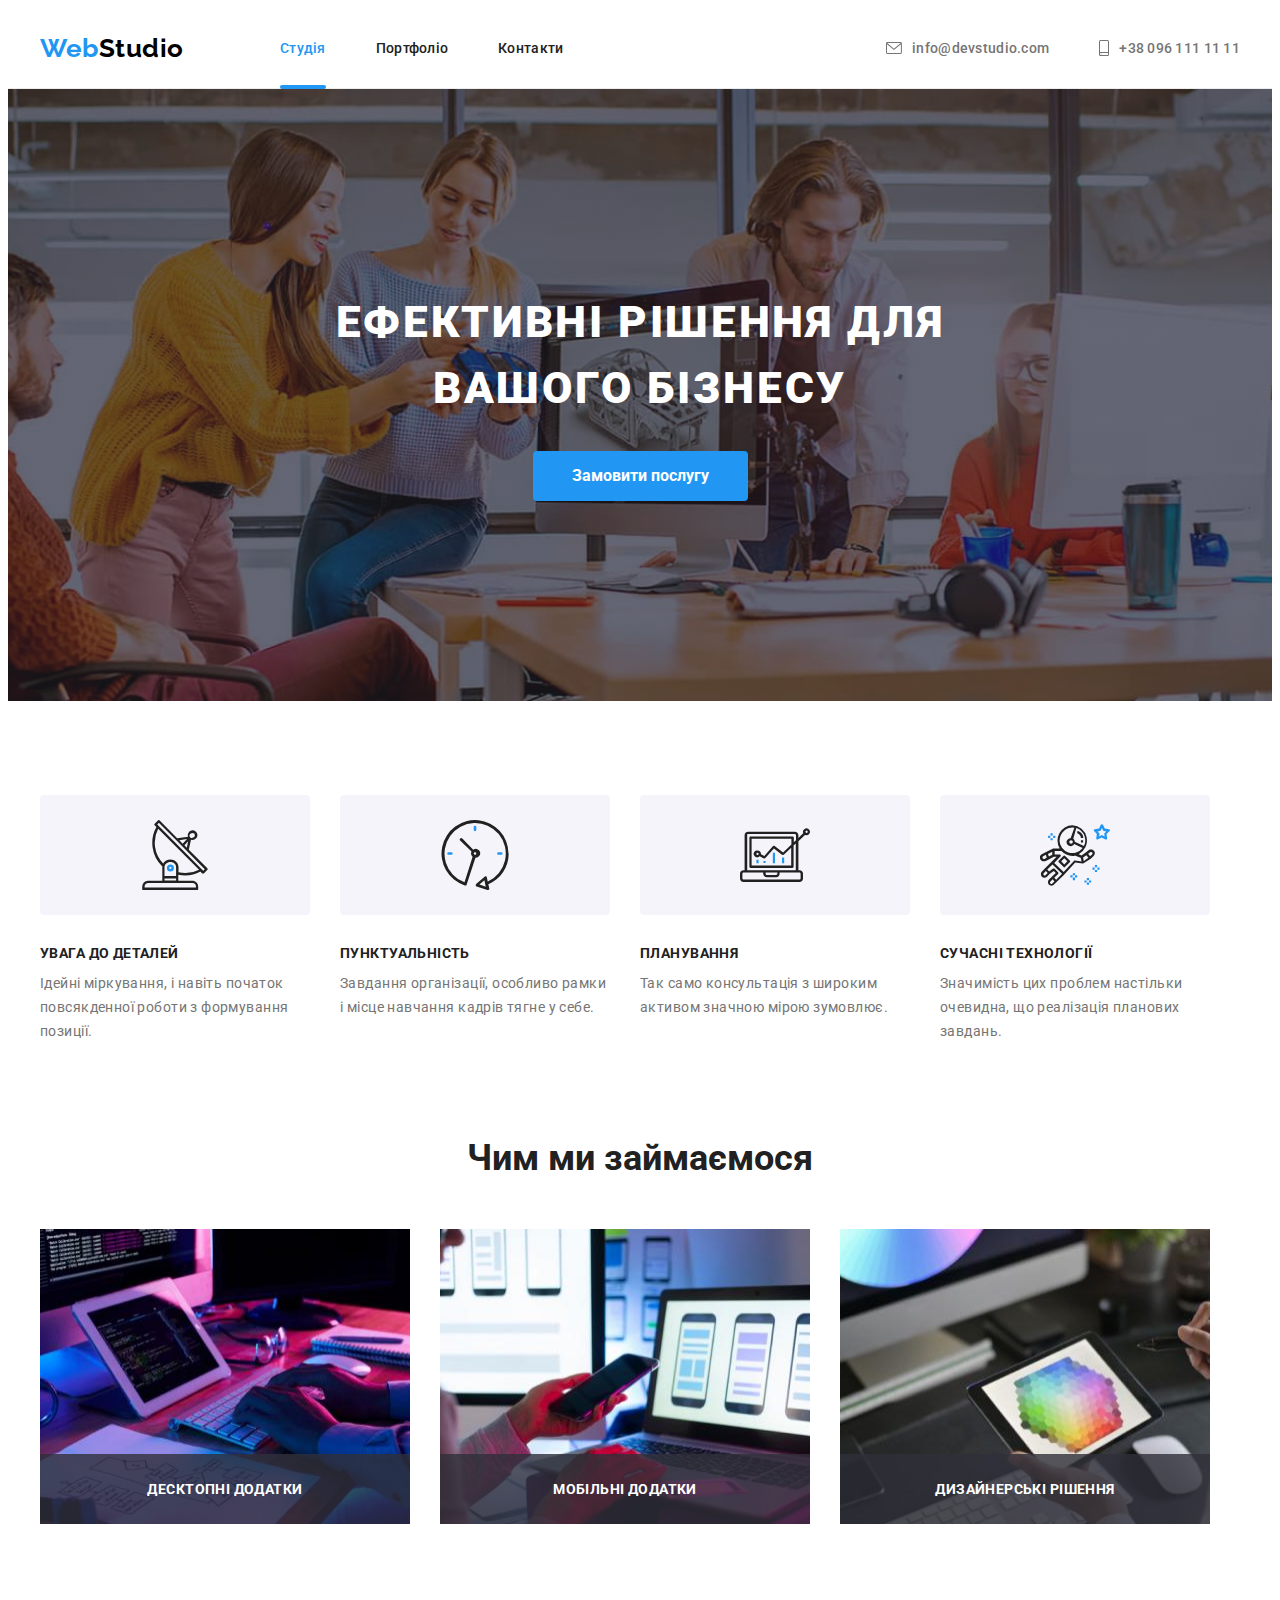
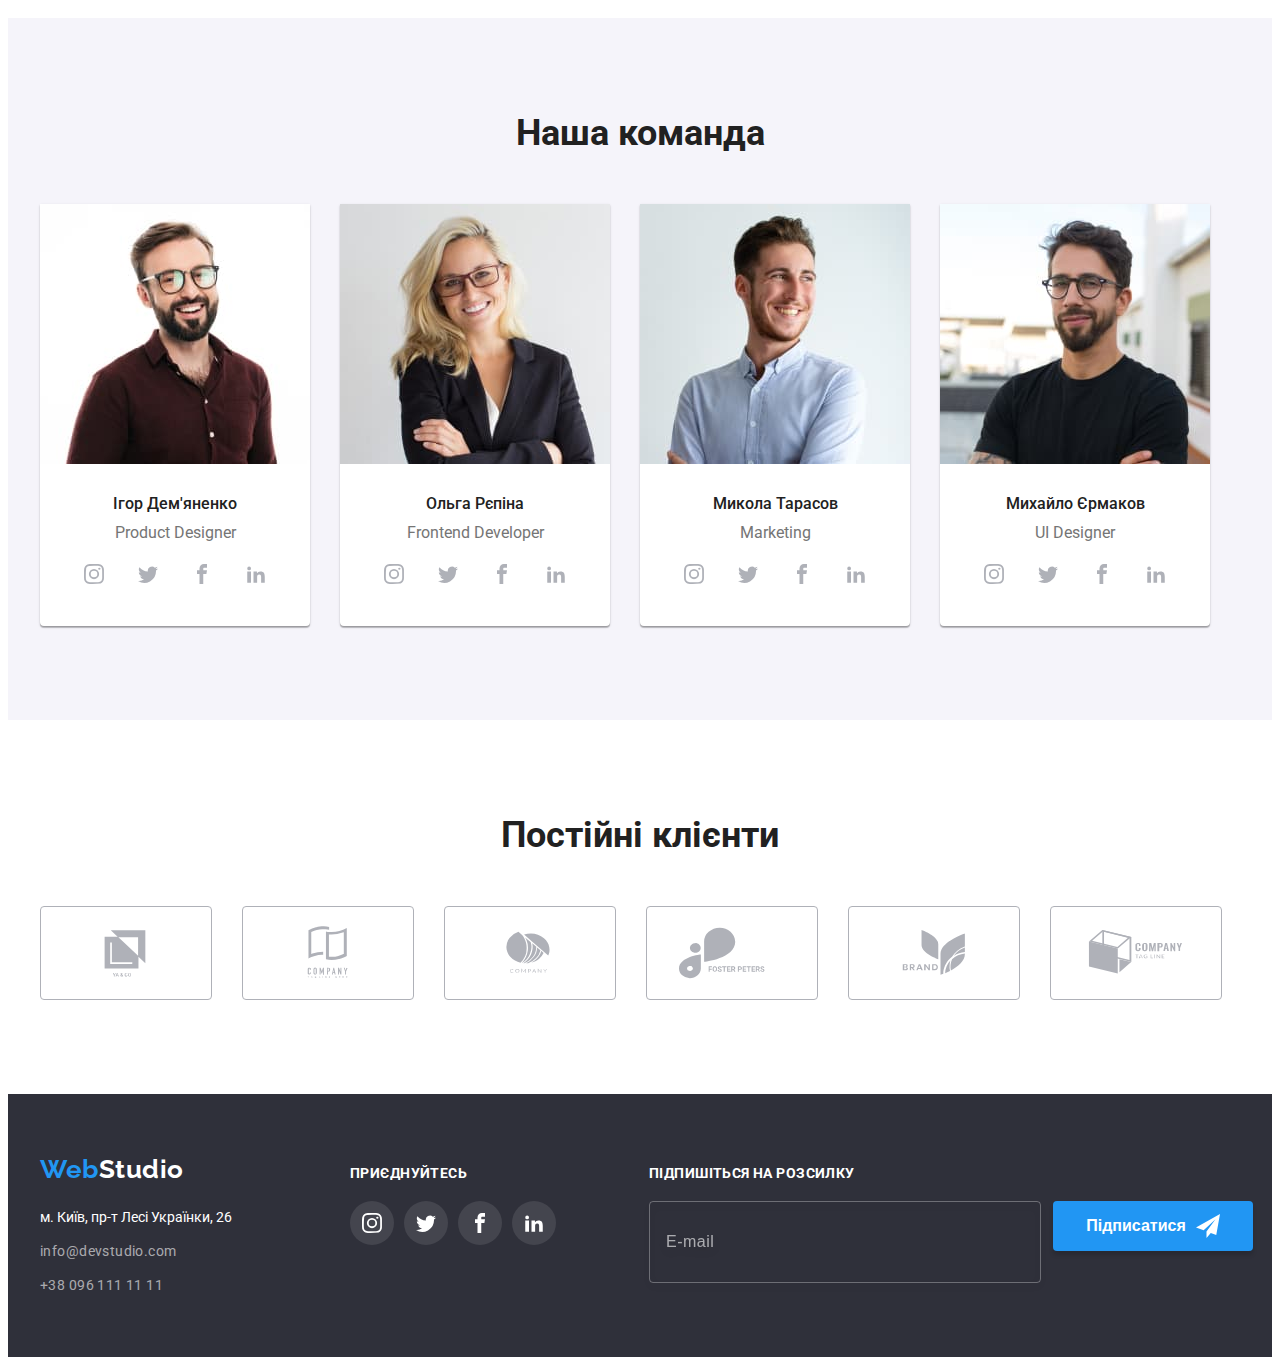
<file: index.html>
<!DOCTYPE html>
<html lang="uk">

<head>
    <meta charset="UTF-8">
    <meta http-equiv="X-UA-Compatible" content="IE=edge">
    <meta name="viewport" content="width=device-width, initial-scale=1.0">
    <title>WebStudio</title>
    <!-- normalizer -->
    <link rel="stylesheet" href="https://cdnjs.cloudflare.com/ajax/libs/modern-normalize/1.1.0/modern-normalize.min.css" integrity="sha512-wpPYUAdjBVSE4KJnH1VR1HeZfpl1ub8YT/NKx4PuQ5NmX2tKuGu6U/JRp5y+Y8XG2tV+wKQpNHVUX03MfMFn9Q==" crossorigin="anonymous" referrerpolicy="no-referrer" />
    <!-- fonts -->
    <link rel="preconnect" href="https://fonts.googleapis.com">
    <link rel="preconnect" href="https://fonts.gstatic.com" crossorigin>
    <link href="https://fonts.googleapis.com/css2?family=Raleway:wght@700&family=Roboto:wght@400;500;700;900&display=swap" rel="stylesheet">
    <!-- style-link -->
    <link rel="stylesheet" href="css/style.css">
    
</head>

<body>
    <header class="page-header">  
        <div class="header-container container">
        <a class="logo-up" href="./index.html">
            <span class="logo-first-parth">Web</span><span class="logo-second-parth">Studio</span> 
        </a>
        <nav>
            <ul class="site-list">
                <li><a class="site-links current" href="index.html">Студія</a></li>
                <li><a class="site-links" href="portfolio.html">Портфоліо</a></li>
                <li><a class="site-links" href="">Контакти</a></li>
            </ul>
        </nav>
                <ul class="contacts">
                    <li><a class="contacts-up" href="mailto:info@devstudio.com"><svg class="contact-icons" width="16" height="12">
                      <use href="./images/icons.svg#icon-mail"></use>
                    </svg> info@devstudio.com</a></li>
                    <li><a class="contacts-up" href="tel:+380961111111"><svg class="contact-icons" width="10" height="16">
                      <use href="./images/icons.svg#icon-phone"></use>
                    </svg>+38 096 111 11 11</a></li>
                </ul>
        </div>
    </header>
    <main>
        <section class="hero main-sections-padding">
            <div class="container">
                <h1 class="hero-text">Ефективні рішення для вашого бізнесу</h1>
                <button data-modal-open class="hero-button" type="button">Замовити послугу</button>
            </div>
        </section>

        <section class="features main-sections-padding"> 
            <div class="container">
           <ul class="features-list">
            <li>
                <div class="fuatures-icons-boxes">
                    <svg class="fuatures-icons" width="70" height="70">
                        <use href="./images/icons.svg#icon-antenna"></use>
                    </svg>
                </div>
                <h3>увага до деталей</h3> 
                <p>Ідейні міркування, і навіть початок повсякденної роботи з формування позиції.</p>
            </li>
            <li> 
                <div class="fuatures-icons-boxes">
                    <svg class="fuatures-icons" width="70" height="70">
                        <use href="./images/icons.svg#icon-clock"></use>
                    </svg>
                </div>
                <h3>пунктуальність</h3>
                <p>Завдання організації, особливо рамки і місце навчання кадрів тягне у себе.</p>
            </li>
            <li> 
                <div class="fuatures-icons-boxes">
                    <svg class="fuatures-icons" width="70" height="70">
                        <use href="./images/icons.svg#icon-diagram"></use>
                    </svg>
                </div>
                <h3>планування</h3>
                <p>Так само консультація з широким активом значною мірою зумовлює.</p>
            </li>
            <li>
                <div class="fuatures-icons-boxes">
                    <svg class="fuatures-icons" width="70" height="70">
                        <use href="./images/icons.svg#icon-astronaut"></use>
                    </svg>
                </div>
                <h3>сучасні технології</h3>
                <p>Значимість цих проблем настільки очевидна, що реалізація планових завдань.</p>
            </li>
           </ul>
            </div>
            </section>

            <section class="about main-sections-padding">
            <div class="container">
                <h2 class="main-section-title">Чим ми займаємося</h2>
            <ul class="about-list">
                <li class="about-list-item"><img src="./images/work1.jpg" alt="робота-1" width="370" height="295"> <div class="about-disc-box"><p class="about-disc">Десктопні додатки</p></div></li>
                <li class="about-list-item"><img src="./images/work2.jpg" alt="робота-2" width="370" height="295"> <div class="about-disc-box"><p class="about-disc">Мобільні додатки</p></div></li>
                <li class="about-list-item"><img src="./images/work3.jpg" alt="робота-3" width="370" height="295"> <div class="about-disc-box"><p class="about-disc">Дизайнерські рішення</p></div></li>
            </ul>
            </div>
            </section>
        

        <section class="our-team main-sections-padding">
            <div class="container">
            <h2 class="main-section-title">Наша команда</h2>
          <ul class="line-up-list">
            <li class="line-up-item">
                <img src="./images/igor-demianenko.jpg" alt="Ігор Дем'яненко" width="270" height="260">
                <h3>Ігор Дем'яненко</h3>
                <p>Product Designer</p>
                <ul class="social-links-list">
                <li class="social-list-item"><a href="" class="social-links"><svg class="social-links-icons" width="20" height="20">
                  <use href="./images/icons.svg#icon-instagram"></use>
                </svg></a></li>
                <li class="social-list-item"><a href="" class="social-links"><svg class="social-links-icons" width="20" height="20">
                    <use href="./images/icons.svg#icon-twitter"></use>
                  </svg></a></li>
                <li class="social-list-item"><a href="" class="social-links"><svg class="social-links-icons" width="20" height="20">
                    <use href="./images/icons.svg#icon-facebook"></use>
                  </svg></a></li>
                <li class="social-list-item"><a href="" class="social-links"><svg class="social-links-icons" width="20" height="20">
                    <use href="./images/icons.svg#icon-linkedin"></use>
                  </svg></a></li>
            </ul>
            </li>
            <li class="line-up-item">
                <img src="./images/olga-repina.jpg" alt="Ольга Рєпіна" width="270" height="260">
                <h3>Ольга Рєпіна</h3>
                <p>Frontend Developer</p>
                <ul class="social-links-list">
                    <li class="social-list-item"><a href="" class="social-links"><svg class="social-links-icons" width="20" height="20">
                      <use href="./images/icons.svg#icon-instagram"></use>
                    </svg></a></li>
                    <li class="social-list-item"><a href="" class="social-links"><svg class="social-links-icons" width="20" height="20">
                        <use href="./images/icons.svg#icon-twitter"></use>
                      </svg></a></li>
                    <li class="social-list-item"><a href="" class="social-links"><svg class="social-links-icons" width="20" height="20">
                        <use href="./images/icons.svg#icon-facebook"></use>
                      </svg></a></li>
                    <li class="social-list-item"><a href="" class="social-links"><svg class="social-links-icons" width="20" height="20">
                        <use href="./images/icons.svg#icon-linkedin"></use>
                      </svg></a></li>
                </ul>
            </li>
            <li class="line-up-item">
                <img src="./images/mykola-tarasov.jpg" alt="Микола Тарасов" width="270" height="260">
                <h3>Микола Тарасов</h3>
                <p>Marketing</p>
                <ul class="social-links-list">
                    <li class="social-list-item"><a href="" class="social-links"><svg class="social-links-icons" width="20" height="20">
                      <use href="./images/icons.svg#icon-instagram"></use>
                    </svg></a></li>
                    <li class="social-list-item"><a href="" class="social-links"><svg class="social-links-icons" width="20" height="20">
                        <use href="./images/icons.svg#icon-twitter"></use>
                      </svg></a></li>
                    <li class="social-list-item"><a href="" class="social-links"><svg class="social-links-icons" width="20" height="20">
                        <use href="./images/icons.svg#icon-facebook"></use>
                      </svg></a></li>
                    <li class="social-list-item"><a href="" class="social-links"><svg class="social-links-icons" width="20" height="20">
                        <use href="./images/icons.svg#icon-linkedin"></use>
                      </svg></a></li>
                </ul>
            </li>
            <li class="line-up-item">
                <img src="./images/myhailo-ermakov.jpg" alt="Михайло Єрмаков" width="270" height="260">
                <h3>Михайло Єрмаков</h3>
                <p>UI Designer</p>
                <ul class="social-links-list">
                    <li class="social-list-item"><a href="" class="social-links"><svg class="social-links-icons" width="20" height="20">
                      <use href="./images/icons.svg#icon-instagram"></use>
                    </svg></a></li>
                    <li class="social-list-item"><a href="" class="social-links"><svg class="social-links-icons" width="20" height="20">
                        <use href="./images/icons.svg#icon-twitter"></use>
                      </svg></a></li>
                    <li class="social-list-item"><a href="" class="social-links"><svg class="social-links-icons" width="20" height="20">
                        <use href="./images/icons.svg#icon-facebook"></use>
                      </svg></a></li>
                    <li class="social-list-item"><a href="" class="social-links"><svg class="social-links-icons" width="20" height="20">
                        <use href="./images/icons.svg#icon-linkedin"></use>
                      </svg></a></li>
                </ul>
            </li>
          </ul> 
            </div>
        </section>

        <section class="our-clients main-sections-padding">
            <div class="container">
                <h2 class="main-section-title">Постійні клієнти</h2>
            <ul class="clients-list">
                <li>
                    <a class="clients-links" href=""><svg class="clients-icons" width="106" height="60">
                  <use href="./images/icons.svg#icon-ya-co"></use>
                </svg></a></li>
                <li><a class="clients-links" href=""><svg class="clients-icons" width="106" height="60">
                    <use href="./images/icons.svg#icon-tagline-here"></use>
                  </svg></a></li>
                <li><a class="clients-links" href=""><svg class="clients-icons" width="106" height="60">
                    <use href="./images/icons.svg#icon-company"></use>
                  </svg></a></li>
                <li><a class="clients-links" href=""><svg class="clients-icons" width="106" height="60">
                    <use href="./images/icons.svg#icon-foster-peters"></use>
                  </svg></a></li>
                <li><a class="clients-links" href=""><svg class="clients-icons" width="106" height="60">
                    <use href="./images/icons.svg#icon-brand"></use>
                  </svg></a></li>
                <li><a class="clients-links" href=""><svg class="clients-icons" width="106" height="60">
                    <use href="./images/icons.svg#icon-tag-line"></use>
                  </svg></a></li>
                </ul>
        </div>
        </section>

    </main>
    <footer class="footer-info">
        <div class="footer-container container">
        <div class="bottom-main-box">
            <a class="logo-bottom" href="./index.html"><span class="logo-first-parth">Web</span><span class="logo-bottom-parth">Studio</span></a>
            <address class="adress">
                <ul class="adress-list">
                    <li><a class="studio-adress" href="https://goo.gl/maps/1EttF3rfqyJbtC7u8" target="_blank" rel="noopener noreferrer nofollow">м. Київ, пр-т Лесі Українки, 26</a></li>
                    <li><a class="contacts-bottom" href="mailto:info@devstudio.com">info@devstudio.com</a></li>
                    <li><a class="contacts-bottom" href="tel:+380961111111">+38 096 111 11 11</a></li>
                </ul>
            </address> 
        </div>   
        <div class="social-bottom-box">
            <p class="follow-us-title">приєднуйтесь</p>
            <ul class="follow-us-list">
                    <li class="follow-us-item"><a href="" class="follow-us-links"><svg class="follow-us-icons" width="20" height="20">
                      <use href="./images/icons.svg#icon-instagram"></use>
                    </svg></a></li>
                    <li class="follow-us-item"><a href="" class="follow-us-links"><svg class="follow-us-icons" width="20" height="20">
                        <use href="./images/icons.svg#icon-twitter"></use>
                      </svg></a></li>
                    <li class="follow-us-item"><a href="" class="follow-us-links"><svg class="follow-us-icons" width="20" height="20">
                        <use href="./images/icons.svg#icon-facebook"></use>
                      </svg></a></li>
                    <li class="follow-us-item"><a href="" class="follow-us-links"><svg class="follow-us-icons" width="20" height="20">
                        <use href="./images/icons.svg#icon-linkedin"></use>
                      </svg></a></li>
                </ul>
        </div>
        <div class="footer-form-box">
          <p class="subscribe-form-title">Підпишіться на розсилку</p>
          <form class="subscribe-form" name="subscribe-form" method="post">
            <label for="subscribe-email">
              <input class="subscribe-email-imput" id="subscribe-email" name="email" type="email" placeholder="E-mail">
            </label>
              <button type="submit" class="subscribe-btn">Підписатися <svg class="send-icon" width="24" height="24">
                <use href="./images/icons.svg#icon-send"></use>
              </svg>
            </button>
          </form>
        </div>
  </div>
    </footer>

    <div data-modal class="backdrop is-hidden">
      <div class="modal">
        <button data-modal-close class="close-btn" type="button" ><svg class="close-icon" width="30" height="30">
          <use href="./images/icons.svg#icon-close"></use>
        </svg></button>
        <p class="backdrop-title">Залиште свої дані, ми вам передзвонимо</p> 
        <form class="aplication-form" name="aplication-form" method="post">
            <label for="username" class="icon-label-position"><span class="imput-titles">Ім'я</span><input class="aplication-form-input" id="username" type="text" name="username" required><svg class="form-icons" width="12" height="12">
              <use href="./images/icons.svg#icon-username"></use>
            </svg></label> 
          <label for="user-phone" class="icon-label-position"><span class="imput-titles">Телефон</span><input class="aplication-form-input" id="user-phone" type="tel" name="user-phone" required minlength="13" maxlength="13"><svg class="form-icons" width="13" height="13">
            <use href="./images/icons.svg#icon-user-phone"></use>
          </svg></label>
          <label for="user-mail" class="icon-label-position"><span class="imput-titles">Пошта</span><input class="aplication-form-input" id="user-mail" type="email" name="user-mail" required><svg class="form-icons" width="15" height="12">
            <use href="./images/icons.svg#icon-user-email"></use>
          </svg></label>
          <label for="comment"><span class="imput-titles">Коментар</span> <textarea class="user-comment" name="comment" id="comment" rows="6" placeholder="Введіть текст"></textarea> </label>
          <label for="user-agreement" class="user-agreement"><input type="checkbox" name="agreement" id="user-agreement" class="agree-check"><span class="politycs-title"> Погоджуюся з розсилкою та приймаю <a href="" class="polytics-link">Умови договору</a></span></label>
          <button type="submit" class="aplication-submit-btn">Відправити</button>
        </form>
      </div>
    </div>
    <script src="./js/modal.js"></script>
</body>

</html>
</file>
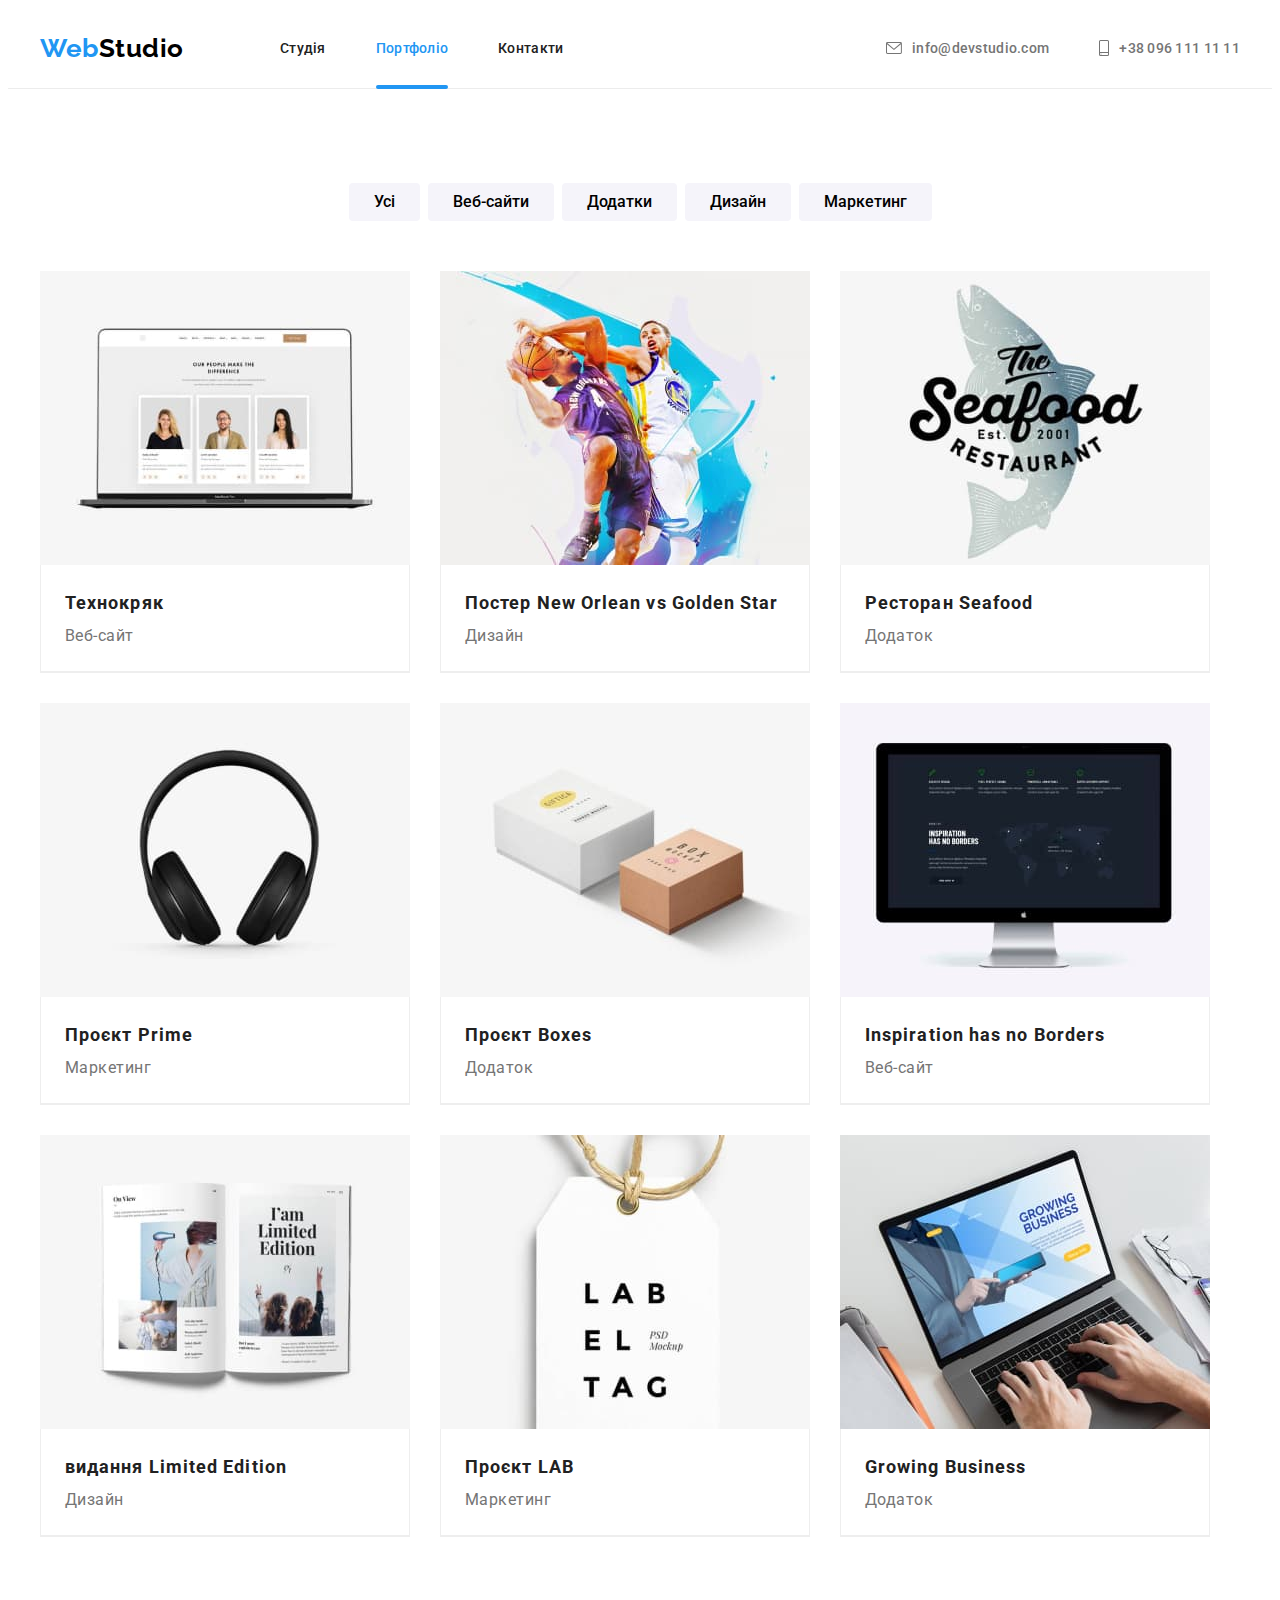
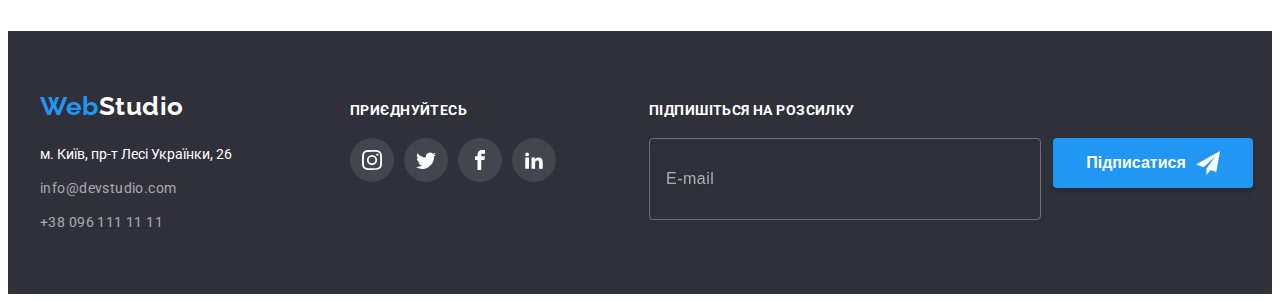
<file: portfolio.html>
<!DOCTYPE html>
<html lang="uk">
<head>
    <meta charset="UTF-8">
    <meta http-equiv="X-UA-Compatible" content="IE=edge">
    <meta name="viewport" content="width=device-width, initial-scale=1.0">
    <title>Portfolio</title>
    <!-- normalizer -->
    <link rel="stylesheet" href="https://cdnjs.cloudflare.com/ajax/libs/modern-normalize/1.1.0/modern-normalize.min.css" integrity="sha512-wpPYUAdjBVSE4KJnH1VR1HeZfpl1ub8YT/NKx4PuQ5NmX2tKuGu6U/JRp5y+Y8XG2tV+wKQpNHVUX03MfMFn9Q==" crossorigin="anonymous" referrerpolicy="no-referrer" />
    <!-- fonts -->
    <link rel="preconnect" href="https://fonts.googleapis.com">
    <link rel="preconnect" href="https://fonts.gstatic.com" crossorigin>
    <link href="https://fonts.googleapis.com/css2?family=Raleway:wght@700&family=Roboto:wght@400;500;700;900&display=swap" rel="stylesheet">
    <!-- style-link -->
    <link rel="stylesheet" href="css/style.css">
</head>
<body>
    <header class="page-header">  
        <div class="header-container container">
        <a class="logo-up" href="./index.html">
            <span class="logo-first-parth">Web</span><span class="logo-second-parth">Studio</span> 
        </a>
        <nav>
            <ul class="site-list">
                <li><a class="site-links" href="index.html">Студія</a></li>
                <li><a class="site-links current" href="portfolio.html">Портфоліо</a></li>
                <li><a class="site-links" href="">Контакти</a></li>
            </ul>
        </nav>
                <ul class="contacts">
                    <li><a class="contacts-up" href="mailto:info@devstudio.com"><svg class="contact-icons" width="16" height="12">
                      <use href="./images/icons.svg#icon-mail"></use>
                    </svg> info@devstudio.com</a></li>
                    <li><a class="contacts-up" href="tel:+380961111111"><svg class="contact-icons" width="10" height="16">
                      <use href="./images/icons.svg#icon-phone"></use>
                    </svg>+38 096 111 11 11</a></li>
                </ul>
        </div>
    </header>
    <main>
            
        <section class="our-pojects">
            <div class="container">
                <ul class="filter-options">
                    <li><button class="filter-option" type="button">Усі</button></li>
                    <li><button class="filter-option" type="button">Веб-сайти</button></li>
                    <li><button class="filter-option" type="button">Додатки</button></li>
                    <li><button class="filter-option" type="button">Дизайн</button></li>
                    <li><button class="filter-option" type="button">Маркетинг</button></li>
                </ul>

                <ul class="project-list section">
                    <li class="project-list-item"><a href="" class="project-links">
                    <div class="project-disc-place"><img src="./images/technokrack.jpg" alt="Технокряк" width: 370px; height: 294px;>
                        <div class="project-disc-box">
                            <p class="project-disc">Ресурс пропонує комплексні пропозиції з різним рівнем функціоналу та сервісів. Все це дозволить відвідувачу отримати вичерпні відомості про компанію чи приватну особу.</p>
                        </div>
                    </div>
                    <div class="card">
                        <h2>Технокряк</h2>
                        <p class="project-class">Веб-сайт</p>
                        
                    </div></a>
                </li>
                <li class="project-list-item"><a href="" class="project-links">
                    <div class="project-disc-place"><img src="./images/new-orlean-golden-star.jpg" alt="Постер New Orlean vs Golden Star" width: 370px; height: 294px;><div class="project-disc-box">
                        <p class="project-disc">Ресурс пропонує комплексні пропозиції з різним рівнем функціоналу та сервісів. Все це дозволить відвідувачу отримати вичерпні відомості про компанію чи приватну особу.</p>
                    </div>
                </div>
                    <div class="card">
                        <h2>Постер New Orlean vs Golden Star</h2>
                        <p class="project-class">Дизайн</p>
                    </div></a>
                </li>
                <li class="project-list-item"><a href="" class="project-links">
                    <div class="project-disc-place"><img src="./images/seafood.jpg" alt="Ресторан Seafood" width: 370px; height: 294px;>
                        <div class="project-disc-box">
                            <p class="project-disc">Ресурс пропонує комплексні пропозиції з різним рівнем функціоналу та сервісів. Все це дозволить відвідувачу отримати вичерпні відомості про компанію чи приватну особу.</p>
                        </div>
                    </div>
                    <div class="card">
                    <h2>Ресторан Seafood</h2>
                    <p class="project-class">Додаток</p>
                </div></a>
                </li>
                <li class="project-list-item"><a href="" class="project-links">
                    <div class="project-disc-place"><img src="./images/prime.jpg" alt="Проєкт Prime" width: 370px ; height: 294px;><div class="project-disc-box">
                        <p class="project-disc">Ресурс пропонує комплексні пропозиції з різним рівнем функціоналу та сервісів. Все це дозволить відвідувачу отримати вичерпні відомості про компанію чи приватну особу.</p>
                    </div>
                </div>
                    <div class="card">
                    <h2>Проєкт Prime</h2>
                    <p class="project-class">Маркетинг</p>
                </div></a>
                </li>
                <li class="project-list-item"><a href="" class="project-links">
                    <div class="project-disc-place"><img src="./images/boxes.jpg" alt="Проєкт Boxes" width: 370px; height: 294px;><div class="project-disc-box">
                        <p class="project-disc">Ресурс пропонує комплексні пропозиції з різним рівнем функціоналу та сервісів. Все це дозволить відвідувачу отримати вичерпні відомості про компанію чи приватну особу.</p>
                    </div>
                </div>
                    <div class="card">
                    <h2>Проєкт Boxes</h2>
                    <p class="project-class">Додаток</p>
                </div></a>
                </li>
                <li class="project-list-item"><a href="" class="project-links">
                    <div class="project-disc-place"><img src="./images/inspiration-has-no-borders.jpg" alt="Inspiration has no Borders" width: 370px; height: 294px;><div class="project-disc-box">
                        <p class="project-disc">Ресурс пропонує комплексні пропозиції з різним рівнем функціоналу та сервісів. Все це дозволить відвідувачу отримати вичерпні відомості про компанію чи приватну особу.</p>
                    </div>
                </div>
                    <div class="card">
                    <h2>Inspiration has no Borders</h2>
                    <p class="project-class">Веб-сайт</p>
                </div></a>
                </li>
                <li class="project-list-item"><a href="" class="project-links">
                    <div class="project-disc-place"><img src="./images/limited-edition.jpg" alt="Видання Limited Edition" width: 370px; height 294px;><div class="project-disc-box">
                        <p class="project-disc">Ресурс пропонує комплексні пропозиції з різним рівнем функціоналу та сервісів. Все це дозволить відвідувачу отримати вичерпні відомості про компанію чи приватну особу.</p>
                    </div>
                </div>
                    <div class="card">
                    <h2>видання Limited Edition</h2>
                    <p class="project-class">Дизайн</p>
                </div></a>
                </li>
                <li class="project-list-item"><a href="" class="project-links">
                    <div class="project-disc-place"><img src="./images/lab.jpg" alt="Проєкт LAB" width: 370px;height: 294px;><div class="project-disc-box">
                        <p class="project-disc">Ресурс пропонує комплексні пропозиції з різним рівнем функціоналу та сервісів. Все це дозволить відвідувачу отримати вичерпні відомості про компанію чи приватну особу.</p>
                    </div>
                </div>
                    <div class="card">
                    <h2>Проєкт LAB</h2>
                    <p class="project-class">Маркетинг</p>
                </div></a>
                </li>
                <li class="project-list-item"><a href="" class="project-links">
                    <div class="project-disc-place"><img src="./images/growig-business.jpg" alt="Growing Business" width: 370px; height: 294px;><div class="project-disc-box">
                        <p class="project-disc">Ресурс пропонує комплексні пропозиції з різним рівнем функціоналу та сервісів. Все це дозволить відвідувачу отримати вичерпні відомості про компанію чи приватну особу.</p>
                    </div>
                </div>
                    <div class="card">
                    <h2>Growing Business</h2>
                    <p class="project-class">Додаток</p>
                </div></a>
                </li>
            </ul>
        </div>
        </section>
    </main>
    <footer class="footer-info">
        <div class="footer-container container">
        <div class="bottom-main-box">
            <a class="logo-bottom" href="./index.html"><span class="logo-first-parth">Web</span><span class="logo-bottom-parth">Studio</span></a>
            <address class="adress">
                <ul class="adress-list">
                    <li><a class="studio-adress" href="https://goo.gl/maps/1EttF3rfqyJbtC7u8" target="_blank" rel="noopener noreferrer nofollow">м. Київ, пр-т Лесі Українки, 26</a></li>
                    <li><a class="contacts-bottom" href="mailto:info@devstudio.com">info@devstudio.com</a></li>
                    <li><a class="contacts-bottom" href="tel:+380961111111">+38 096 111 11 11</a></li>
                </ul>
            </address> 
        </div>   
        <div class="social-bottom-box">
            <strong><p class="follow-us-title">приєднуйтесь</p></strong>
            <ul class="follow-us-list">
                    <li class="follow-us-item"><a href="" class="follow-us-links"><svg class="follow-us-icons" width="20" height="20">
                      <use href="./images/icons.svg#icon-instagram"></use>
                    </svg></a></li>
                    <li class="follow-us-item"><a href="" class="follow-us-links"><svg class="follow-us-icons" width="20" height="20">
                        <use href="./images/icons.svg#icon-twitter"></use>
                      </svg></a></li>
                    <li class="follow-us-item"><a href="" class="follow-us-links"><svg class="follow-us-icons" width="20" height="20">
                        <use href="./images/icons.svg#icon-facebook"></use>
                      </svg></a></li>
                    <li class="follow-us-item"><a href="" class="follow-us-links"><svg class="follow-us-icons" width="20" height="20">
                        <use href="./images/icons.svg#icon-linkedin"></use>
                      </svg></a></li>
                </ul>
        </div>
        <div class="footer-form-box">
            <p class="subscribe-form-title">Підпишіться на розсилку</p>
            <form class="subscribe-form" name="subscribe-form" method="post">
              <label for="subscribe-email">
                <input class="subscribe-email-imput" id="subscribe-email" name="email" type="email" placeholder="E-mail">
              </label>
                <button type="submit" class="subscribe-btn">Підписатися <svg class="send-icon" width="24" height="24">
                  <use href="./images/icons.svg#icon-send"></use>
                </svg></button>
              
            </form>
          </div>
    </div>
    </footer>
    
</body>
</html>
</file>
<file: css/style.css>
/*GENERAL STYLES*/
body {
  font-family: "Roboto", sans-serif;
  color: rgba(33, 33, 33, 1);
  background-color: rgba(255, 255, 255, 1);
  box-sizing: border-box;
}
:root {
  --transparent-studio-color: rgba(33, 150, 243, 0.9);
  --main-black-color: rgb(0, 0, 0);
  --main-studio-color: rgba(33, 150, 243, 1);
  --site-nav-color: rgba(33, 33, 33, 1);
  --logo-second-parth: rgba(0, 0, 0, 1);
  --header-contact-color: rgba(117, 117, 117, 1);
  --main-text-color: rgba(255, 255, 255, 1);
  --hero-background-color: rgba(196, 196, 196, 1);
  --active-button-color: rgba(24, 140, 232, 1);
  --description-main-color: #757575;
  --line-up-background-color: rgba(255, 255, 255, 1);
  --bottom-logo-color: rgba(255, 255, 255, 1);
  --bottom-contact-color: rgba(255, 255, 255, 0.6);
  --footer-color: #2f303a;
  --filter-option-color: #f5f4fa;
  --projects-name-color: #212121;
  --white-color: #fff;
  --main-social-icons-color: rgba(175, 177, 184, 1);
  --clients-icons-color: rgba(175, 177, 184, 1);
  --follow-us-icon-background: rgba(255, 255, 255, 0.1);
  --subscribe-imput-color: rgba(255, 255, 255, 0.3);
  --aplication-border-color: rgba(33, 33, 33, 0.2);
  --aplication-placeholder-color: rgba(117, 117, 117, 0.5);
}

ul {
  list-style: none;
}

a {
  text-decoration: none;
}

h1,
h2,
h3,
h4,
h5,
h6,
p,
ul {
  margin: 0;
  padding-left: 0;
}

img {
  display: block;
}

button {
  border: 0;
}

.main-sections-padding {
  padding-bottom: 94px;
  padding-top: 94px;
}

.container {
  width: 1200px;
  padding: 0 15px;
  margin: 0 auto;
}

.main-section-title {
  font-size: 36px;
  line-height: calc(42 / 36);
  text-align: center;
  margin-bottom: 50px;
}

label {
  display: block;
}

/*HEADER STYLE*/
.page-header {
  border-bottom: 1px solid #ececec;
}

.header-container {
  display: flex;
  align-items: center;
}

.logo-up,
.logo-bottom {
  font-family: "Raleway";
  font-weight: 700;
  font-size: 26px;
  line-height: 31px;
  letter-spacing: 0.02em;
  width: 145px;
  margin-right: 95px;
}

.logo-first-parth {
  color: var(--main-studio-color);
}

.logo-second-parth {
  color: var(--logo-second-parth);
}

.site-list {
  display: flex;
  align-items: center;
  gap: 50px;
}

.site-links {
  position: relative;
  font-weight: 500;
  font-size: 14px;
  line-height: calc(16 / 14);
  letter-spacing: 0.02em;
  color: var(--site-nav-color);
  padding: 32px 0;
  display: block;
  transition-property: color;
  transition-duration: 250ms;
  transition-timing-function: cubic-bezier(0.4, 0, 0.2, 1);
}

.site-links.current {
  color: var(--main-studio-color);
}

.site-links.current::after {
  position: absolute;
  content: "";
  display: block;
  width: 100%;
  background-color: var(--main-studio-color);
  border-radius: 2px;
  height: 4px;
  bottom: -1px;
}

.site-links:hover,
.contacts-bottom:hover,
.studio-adress:hover,
.site-links:focus,
.contacts-bottom:focus,
.studio-adress:focus,
.contacts-up:hover,
.contacts-up:focus,
.contacts-up:hover .contact-icons,
.contacts-up:focus .contact-icons {
  color: var(--main-studio-color);
  fill: var(--main-studio-color);
}

.contacts {
  display: flex;
  align-items: center;
  margin-left: auto;
  gap: 50px;
}

.contact-icons {
  margin-right: 10px;
  fill: var(--header-contact-color);
  transition-property: fill;
  transition-duration: 250ms;
  transition-timing-function: cubic-bezier(0.4, 0, 0.2, 1);
}

.contacts-up {
  display: flex;
  align-items: center;
  font-weight: 500;
  font-size: 14px;
  line-height: calc(16 / 14);
  letter-spacing: 0.02em;
  color: var(--header-contact-color);
  padding: 32px 0;
  transition-property: color;
  transition-duration: 250ms;
  transition-timing-function: cubic-bezier(0.4, 0, 0.2, 1);
}

/*MAIN STYLES*/
.hero {
  background-color: var(--hero-background-color);
  padding: 200px 0;
  background-image: linear-gradient(
      to left,
      rgba(47, 48, 58, 0.4),
      rgba(47, 48, 58, 0.4)
    ),
    url(../images/hero-back.jpg);
  background-repeat: no-repeat;
  background-size: cover;
  background-position-x: center;
  max-width: 1600px;
  margin-right: auto;
  margin-left: auto;
}

.hero-text {
  font-weight: 900;
  font-size: 44px;
  line-height: calc(60 / 40);
  letter-spacing: 0.06em;
  text-transform: uppercase;
  color: var(--main-text-color);
  width: 700px;
  text-align: center;
  margin-right: auto;
  margin-left: auto;
  margin-bottom: 30px;
}

.hero-button {
  font-family: "Roboto";
  font-weight: 700;
  font-size: 16px;
  line-height: calc(30 / 16);
  background-color: var(--main-studio-color);
  color: var(--main-text-color);
  border-radius: 4px;
  cursor: pointer;
  min-width: 215px;
  min-height: 50px;
  padding: 10px 30px;
  border: 0;
  display: flex;
  align-content: center;
  justify-content: center;
  margin-right: auto;
  margin-left: auto;
  transition-property: background-color;
  transition-duration: 250ms;
  transition-timing-function: cubic-bezier(0.4, 0, 0.2, 1);
}

.hero-button:hover,
.hero-button:focus {
  background-color: var(--active-button-color);
}

.features {
  padding-bottom: 0;
}

.fuatures-icons-boxes {
  width: 270px;
  height: 120px;
  background-color: var(--filter-option-color);
  border-radius: 4px;
  margin-bottom: 30px;
  display: flex;
  justify-content: center;
  align-items: center;
}

.features-list {
  display: flex;
  gap: 30px;
}

.features-list h3 {
  text-transform: uppercase;
  font-weight: 700;
  font-size: 14px;
  line-height: calc(16 / 14);
  letter-spacing: 0.03em;
  margin-bottom: 10px;
}

.features-list p {
  font-weight: 400;
  font-size: 14px;
  line-height: calc(24 / 14);
  letter-spacing: 0.03em;
  color: var(--description-main-color);
  width: 270px;
}

.our-team {
  background-color: var(--filter-option-color);
}

.about-list {
  display: flex;
  gap: 30px;
}

.about-list-item {
  position: relative;
}

.about-disc-box {
  color: var(--white-color);
  position: absolute;
  font-weight: 700;
  font-size: 14px;
  line-height: calc(16 / 14);
  text-align: center;
  letter-spacing: 0.03em;
  text-transform: uppercase;
  background: rgba(47, 48, 58, 0.8);
  width: 100%;
  bottom: 0;
  padding-top: 27px;
  padding-bottom: 27px;
}

.line-up-list {
  display: flex;
  gap: 30px;
}

.line-up-item {
  border-radius: 0px 0px 4px 4px;
  box-shadow: 0px 1px 3px rgba(0, 0, 0, 0.12), 0px 1px 1px rgba(0, 0, 0, 0.14),
    0px 2px 1px rgba(0, 0, 0, 0.2);
  background: var(--line-up-background-color);
  padding-bottom: 30px;
}

.line-up-list img {
  margin-bottom: 30px;
}

.line-up-list h3 {
  font-weight: 500;
  font-size: 16px;
  line-height: calc(19 / 16);
  margin-bottom: 10px;
  text-align: center;
}

.line-up-list p {
  font-size: 16px;
  line-height: calc(19 / 16);
  color: var(--description-main-color);
  text-align: center;
  margin-bottom: 10px;
}

.social-links-list {
  display: flex;
  gap: 10px;
  justify-content: center;
}

.social-links {
  display: flex;
  width: 44px;
  height: 44px;
  background-color: var(--white-color);
  border-radius: 50%;
  justify-content: center;
  align-items: center;
  fill: var(--main-social-icons-color);
  transition-property: background-color;
  transition-duration: 250ms;
  transition-timing-function: cubic-bezier(0.4, 0, 0.2, 1);
}

.social-links-icons {
  transition-property: fill;
  transition-duration: 250ms;
  transition-timing-function: cubic-bezier(0.4, 0, 0.2, 1);
}

.social-links-icons:hover,
.social-links-icons:focus,
.follow-us-links:hover .follow-us-icons,
.follow-us-links:focus .follow-us-icons,
.social-links:hover,
.social-links:focus,
.follow-us-links:focus,
.follow-us-links:hover {
  fill: var(--white-color);
  background-color: var(--main-studio-color);
}

.clients-list {
  display: flex;
  gap: 30px;
}

.clients-links {
  display: flex;
  width: 170px;
  height: 92px;
  border: 1px solid;
  border-color: var(--clients-icons-color);
  border-radius: 4px;
  justify-content: center;
  align-items: center;
  transition-property: border-color;
  transition-duration: 250ms;
  transition-timing-function: cubic-bezier(0.4, 0, 0.2, 1);
}

.clients-links:hover .clients-icons,
.clients-links:focus .clients-icons,
.clients-links:hover,
.clients-links:focus {
  border-color: var(--main-studio-color);
  fill: var(--main-studio-color);
}

.clients-icons {
  fill: var(--clients-icons-color);
  transition-property: fill;
  transition-duration: 250ms;
  transition-timing-function: cubic-bezier(0.4, 0, 0.2, 1);
}

/*FOOTER*/

.footer-info {
  background: var(--footer-color);
  padding: 60px 0;
}

.footer-container {
  display: flex;
  align-items: baseline;
}

.bottom-main-box {
  margin-right: 70px;
}

.logo-bottom-parth {
  color: var(--bottom-logo-color);
}

.logo-bottom {
  margin-bottom: 20px;
  display: block;
}

.adress-list > :not(:last-child) {
  margin-bottom: 10px;
}

.studio-adress {
  font-size: 14px;
  line-height: calc(24 / 14);
  font-style: normal;
  color: var(--main-text-color);
  display: block;
  transition-property: color;
  transition-duration: 250ms;
  transition-timing-function: cubic-bezier(0.4, 0, 0.2, 1);
}

.contacts-bottom {
  font-style: normal;
  font-size: 14px;
  line-height: calc(24 / 14);
  letter-spacing: 0.03em;
  color: var(--bottom-contact-color);
  display: block;
  transition-property: color;
  transition-duration: 250ms;
  transition-timing-function: cubic-bezier(0.4, 0, 0.2, 1);
}

.social-bottom-box {
  margin-right: 93px;
}

.follow-us-title {
  font-weight: 700;
  font-size: 14px;
  text-transform: uppercase;
  color: var(--main-text-color);
  line-height: calc(16 / 14);
  letter-spacing: 0.03em;
  margin-bottom: 20px;
}

.follow-us-list {
  display: flex;
  gap: 10px;
}

.follow-us-links {
  display: flex;
  background-color: var(--follow-us-icon-background);
  border-radius: 50%;
  width: 44px;
  height: 44px;
  justify-content: center;
  align-items: center;
  transition-property: background-color;
  transition-duration: 250ms;
  transition-timing-function: cubic-bezier(0.4, 0, 0.2, 1);
}

.follow-us-icons {
  fill: var(--white-color);
  transition-property: fill;
  transition-duration: 250ms;
  transition-timing-function: cubic-bezier(0.4, 0, 0.2, 1);
}

.subscribe-form-title {
  font-weight: 700;
  font-size: 14px;
  text-transform: uppercase;
  color: var(--main-text-color);
  line-height: calc(16 / 14);
  letter-spacing: 0.03em;
  margin-bottom: 20px;
}

.subscribe-form {
  display: flex;
}

.subscribe-email-imput {
  color: var(--white-color);
  background-color: transparent;
  border: 1px solid;
  border-color: var(--subscribe-imput-color);
  filter: drop-shadow(0px 4px 4px rgba(0, 0, 0, 0.15));
  border-radius: 4px;
  width: 358px;
  height: 50px;
  padding: 15px 16px;
  outline: transparent;
  font-size: 16px;
  line-height: calc(20 / 16);
  letter-spacing: 0.03em;

  transition-property: border-color;
  transition-duration: 250ms;
  transition-timing-function: cubic-bezier(0.4, 0, 0.2, 1);
}

.subscribe-email-imput:hover,
.subscribe-email-imput:focus {
  border-color: var(--main-studio-color);
}

.subscribe-email-imput::placeholder {
  color: var(--bottom-contact-color);
}

.subscribe-btn {
  color: var(--white-color);
  display: flex;
  width: 200px;
  height: 50px;
  box-shadow: 0px 4px 4px rgba(0, 0, 0, 0.15);
  border-radius: 4px;
  background-color: var(--main-studio-color);
  padding: 13px 28px;
  justify-content: center;
  align-items: center;
  font-weight: 700;
  font-size: 16px;
  line-height: calc(30 / 16);
  gap: 10px;
  transition-property: background-color;
  transition-duration: 250ms;
  transition-timing-function: cubic-bezier(0.4, 0, 0.2, 1);
  margin-left: 12px;
}

.subscribe-btn:hover,
.subscribe-btn:focus {
  background-color: var(--active-button-color);
}

/*PORTFOLIO*/

.our-pojects {
  padding: 94px 0;
}

.filter-options {
  display: flex;
  text-align: center;
  justify-content: center;
  gap: 8px;
  margin-bottom: 50px;
}

.filter-option {
  font-weight: 500;
  font-size: 16px;
  line-height: calc(26 / 16);
  cursor: pointer;
  background-color: var(--filter-option-color);
  border-radius: 4px;
  font-family: "Roboto";
  padding: 6px 25px;
  transition-duration: 250ms;
  transition-timing-function: cubic-bezier(0.4, 0, 0.2, 1);
  transition-property: color, background-color, box-shadow;
}

.filter-option:hover,
.filter-option:focus {
  background-color: var(--main-studio-color);
  color: var(--main-text-color);
  box-shadow: 0px 3px 1px rgba(0, 0, 0, 0.1), 0px 1px 2px rgba(0, 0, 0, 0.08),
    0px 2px 2px rgba(0, 0, 0, 0.12);
}

.project-list {
  display: flex;
  flex-wrap: wrap;
  gap: 30px;
}

.project-list-item {
  border-bottom: 1px solid #eeeeee;
  background: #ffffff;
}

.project-links {
  transition-duration: 250ms;
  transition-timing-function: cubic-bezier(0.4, 0, 0.2, 1);
  transition-property: box-shadow;
}

.project-links:hover,
.project-links:focus {
  display: block;
  box-shadow: 0px 1px 1px rgba(0, 0, 0, 0.12), 0px 4px 4px rgba(0, 0, 0, 0.06),
    1px 4px 6px rgba(0, 0, 0, 0.16);
}

.card {
  padding: 20px 24px;
  border: 1px solid #eeeeee;
  border-top: none;
}

.project-list h2 {
  font-weight: 700;
  font-size: 18px;
  line-height: calc(36 / 18);
  letter-spacing: 0.06em;
  color: var(--projects-name-color);
}

.project-class {
  font-size: 16px;
  line-height: calc(30 / 16);
  letter-spacing: 0.03em;
  color: var(--description-main-color);
}

.project-disc-place {
  position: relative;
  overflow: hidden;
}

.project-disc-box {
  position: absolute;
  background-color: var(--main-studio-color);
  width: 100%;
  height: 100%;
  top: 0;
  left: 0;
  padding: 63px 24px;
  transform: translateY(100%);
  transition: transform 250ms ease;
}

.project-list-item:hover .project-disc-box {
  transform: translateY(0);
}

.project-disc {
  color: var(--white-color);
  font-size: 18px;
  line-height: calc(24 / 18);
  letter-spacing: 0.03em;
}

/* backdrop */

.backdrop {
  position: fixed;
  top: 0;
  left: 0;
  width: 100%;
  height: 100%;
  background-color: rgba(0, 0, 0, 0.2);
  opacity: 1;
  visibility: visible;
  pointer-events: initial;
  transition-property: opacity, visibility;
  transition-timing-function: cubic-bezier(0.4, 0, 0.2, 1);
  transition-duration: 250ms;
}

.modal {
  position: absolute;
  width: 528px;
  height: 581px;
  top: 50%;
  left: 50%;
  transform: translate(-50%, -50%);
  background-color: #ffffff;
  box-shadow: 0px 1px 3px rgba(0, 0, 0, 0.12), 0px 1px 1px rgba(0, 0, 0, 0.14),
    0px 2px 1px rgba(0, 0, 0, 0.2);
  border-radius: 4px;
  transition-property: transform, background-color, box-shadow;
  transition-timing-function: cubic-bezier(0.4, 0, 0.2, 1);
  transition-duration: 250ms;
  padding: 40px 41px;
}

.close-btn {
  position: absolute;
  cursor: pointer;
  width: 30px;
  height: 30px;
  padding: 0;
  border-radius: 50%;
  display: flex;
  align-items: center;
  justify-content: center;
  top: 8px;
  right: 8px;
}

.close-icon {
  transition-property: fill;
  transition-timing-function: cubic-bezier(0.4, 0, 0.2, 1);
  transition-duration: 250ms;
}

.close-btn:hover .close-icon,
.close-btn:focus .close-icon {
  fill: var(--main-studio-color);
}

.backdrop.is-hidden {
  opacity: 0;
  visibility: hidden;
  pointer-events: none;
}

.backdrop-title {
  text-align: center;
  font-weight: 700;
  font-size: 20px;
  line-height: calc(23 / 20);
  width: 448px;
  margin-bottom: 12px;
}

.aplication-form-input {
  background-color: transparent;
  width: 448px;
  height: 40px;
  border: 1px solid;
  border-color: var(--aplication-border-color);
  border-radius: 4px;
  padding: 12px 16px;
  padding-left: 42px;
  outline: transparent;
  transition-property: border-color;
  transition-timing-function: cubic-bezier(0.4, 0, 0.2, 1);
  transition-duration: 250ms;
  margin-bottom: 10px;
}

.aplication-form-input:hover,
.aplication-form-input:focus,
.user-comment:hover,
.user-comment:focus {
  border-color: var(--main-studio-color);
}

.form-icons {
  position: absolute;
  transition-property: fill;
  transition-timing-function: cubic-bezier(0.4, 0, 0.2, 1);
  transition-duration: 250ms;
  top: 32px;
  left: 15px;
}

.icon-label-position:hover .form-icons,
.icon-label-position:focus-within .form-icons {
  fill: var(--main-studio-color);
}

.icon-label-position {
  position: relative;
}

.imput-titles {
  display: block;
  color: var(--description-main-color);
  font-size: 12px;
  line-height: calc(14 / 12);
  letter-spacing: 0.01em;
  margin-bottom: 4px;
}

.user-comment {
  width: 448px;
  height: 120px;
  resize: none;
  border: 1px solid;
  border-color: var(--aplication-border-color);
  border-radius: 4px;
  padding: 12px 16px;
  margin-bottom: 20px;
  outline: transparent;
  transition-property: border-color;
  transition-timing-function: cubic-bezier(0.4, 0, 0.2, 1);
  transition-duration: 250ms;
}

.user-comment::placeholder {
  color: var(--aplication-placeholder-color);
}

.user-agreement {
  display: flex;
  margin-bottom: 30px;
  align-items: center;
  justify-content: center;
}

.agree-check {
  appearance: none;
  width: 16px;
  height: 15px;
  cursor: pointer;
  border: 1px solid black;
  transition-property: background-image, background-color;
  transition-timing-function: cubic-bezier(0.4, 0, 0.2, 1);
  transition-duration: 250ms;
  border-radius: 2px;
  margin-right: 9px;
}

.agree-check:checked {
  background-color: var(--main-studio-color);
  background-image: url("data:image/svg+xml;charset=utf8,%3Csvg width='13' height='10' viewBox='0 0 13 10' fill='none' xmlns='http://www.w3.org/2000/svg'%3E%3Cpath d='M1.95703 4.75166L1.88825 4.68604L1.81923 4.75141L0.93123 5.59258L0.854858 5.66492L0.930974 5.73753L4.42671 9.07236L4.49574 9.1382L4.56476 9.07236L12.069 1.91352L12.1449 1.84116L12.069 1.76881L11.1873 0.927644L11.1183 0.861826L11.0493 0.927611L4.49577 7.17353L1.95703 4.75166Z' fill='white' stroke='white' stroke-width='0.2'/%3E%3C/svg%3E");
  background-repeat: no-repeat;
  background-position: 50% 50%;
}

.politycs-title {
  color: var(--description-main-color);
  font-size: 14px;
  line-height: calc(24 / 14);
  letter-spacing: 0.03em;
}

.polytics-link {
  color: var(--main-studio-color);
  text-decoration: underline;
}

.aplication-submit-btn {
  color: var(--main-text-color);
  background-color: var(--main-studio-color);
  display: block;
  width: 200px;
  height: 50px;
  border-radius: 4px;
  box-shadow: 0px 4px 4px rgba(0, 0, 0, 0.15);
  transition-property: background-color;
  transition-timing-function: cubic-bezier(0.4, 0, 0.2, 1);
  transition-duration: 250ms;
  cursor: pointer;
  font-weight: 700;
  font-size: 16px;
  line-height: calc(30 / 16);
  letter-spacing: 0.06em;
  margin-left: auto;
  margin-right: auto;
}

.aplication-submit-btn:focus,
.aplication-submit-btn:hover {
  background-color: var(--active-button-color);
}
</file>
